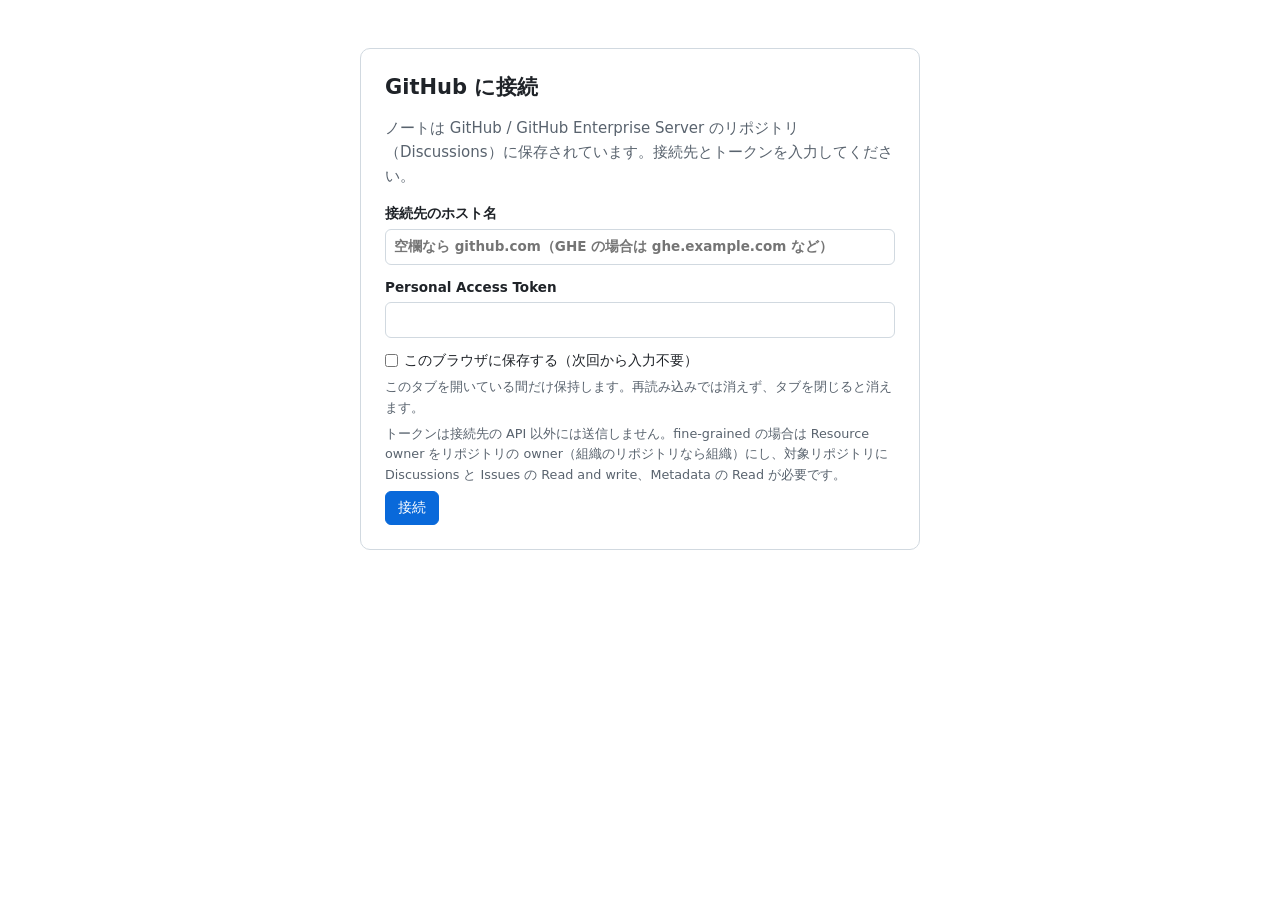
<file: index.html>
<!doctype html>
<html lang="ja">
  <head>
    <meta http-equiv="Content-Security-Policy" content="default-src 'self'; script-src 'self'; style-src 'self'; img-src 'self' data: https:; connect-src 'self' https:; font-src 'self'; object-src 'none'; base-uri 'none'; form-action 'none'; frame-src 'none'" />
    <meta charset="UTF-8" />
    <meta name="viewport" content="width=device-width, initial-scale=1.0" />
    <meta name="referrer" content="no-referrer" />
    <title>Idea Outliner</title>
    <script type="module" crossorigin src="./assets/main-Dv0P7R83.js"></script>
    <link rel="modulepreload" crossorigin href="./assets/jsxRuntime-Bh5xxLey.js">
    <link rel="stylesheet" crossorigin href="./assets/main-95ApyPac.css">
  </head>
  <body>
    <div id="app"></div>
  </body>
</html>
</file>
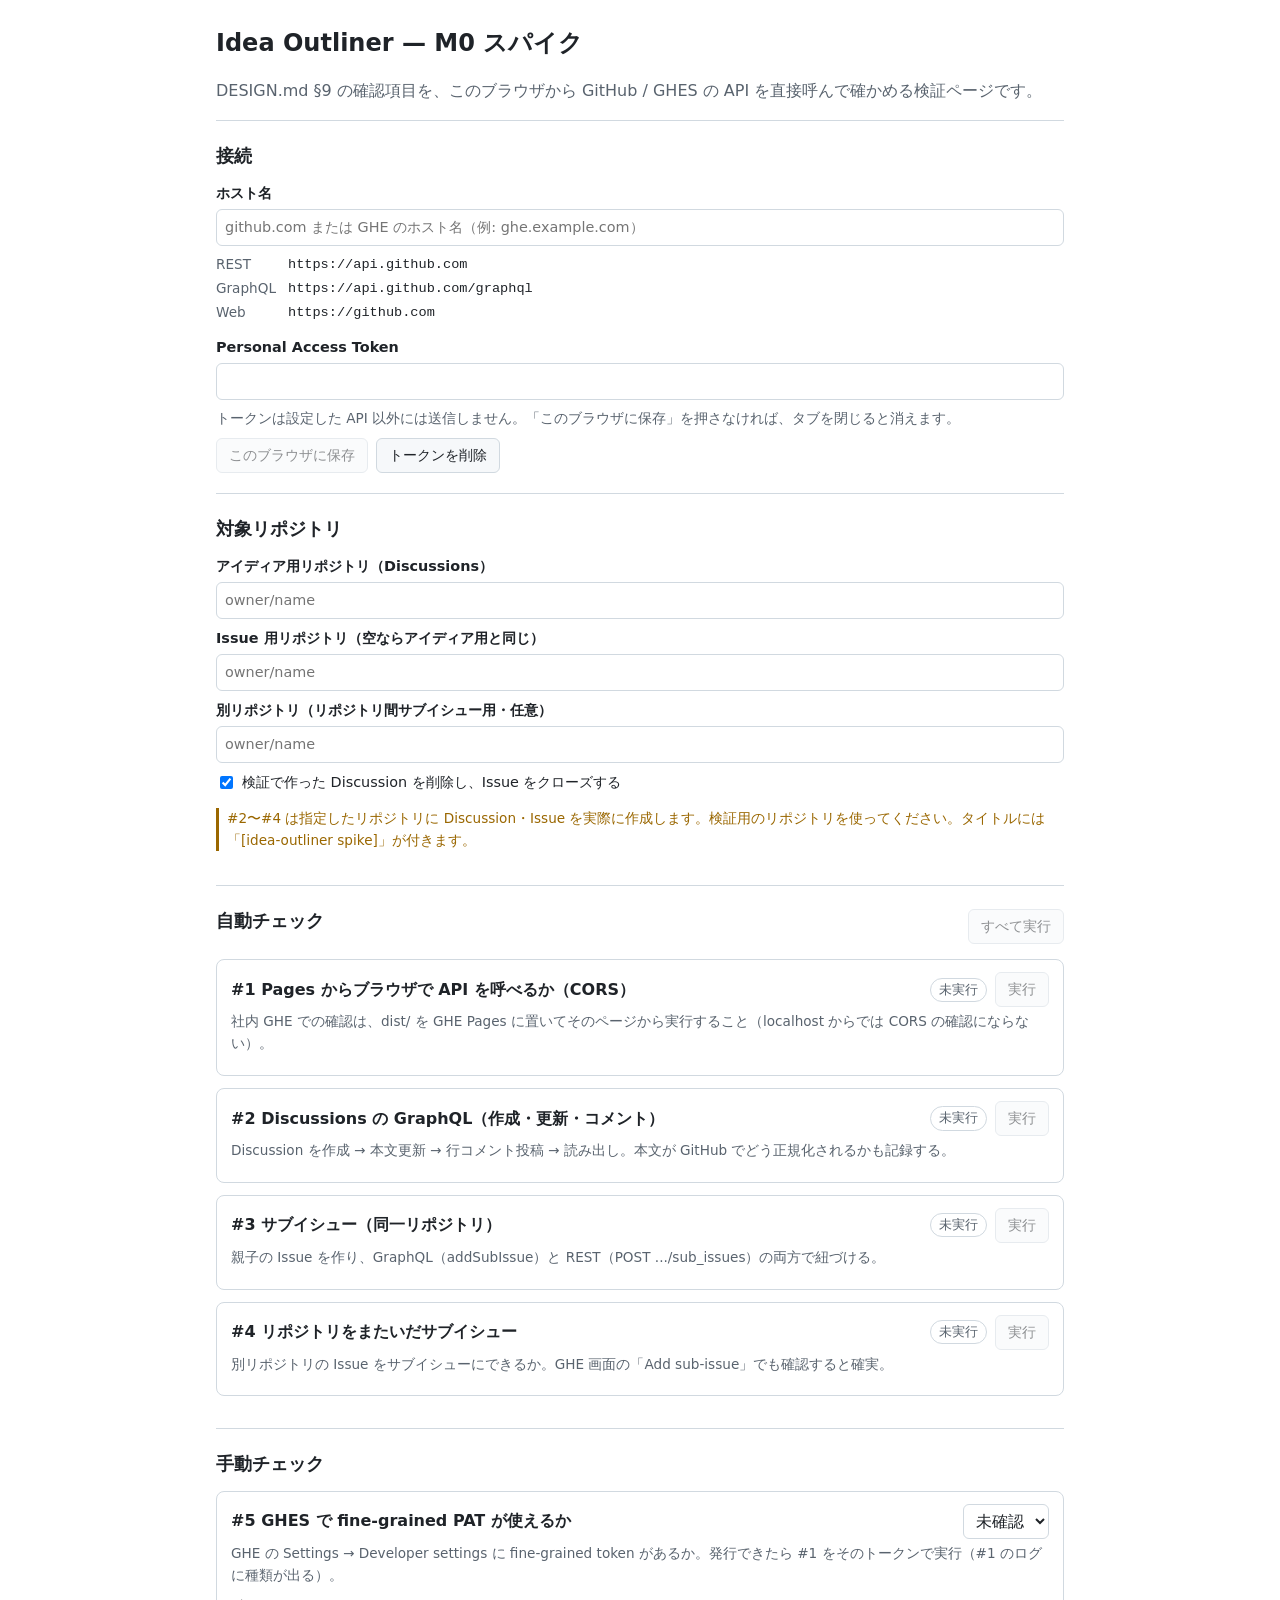
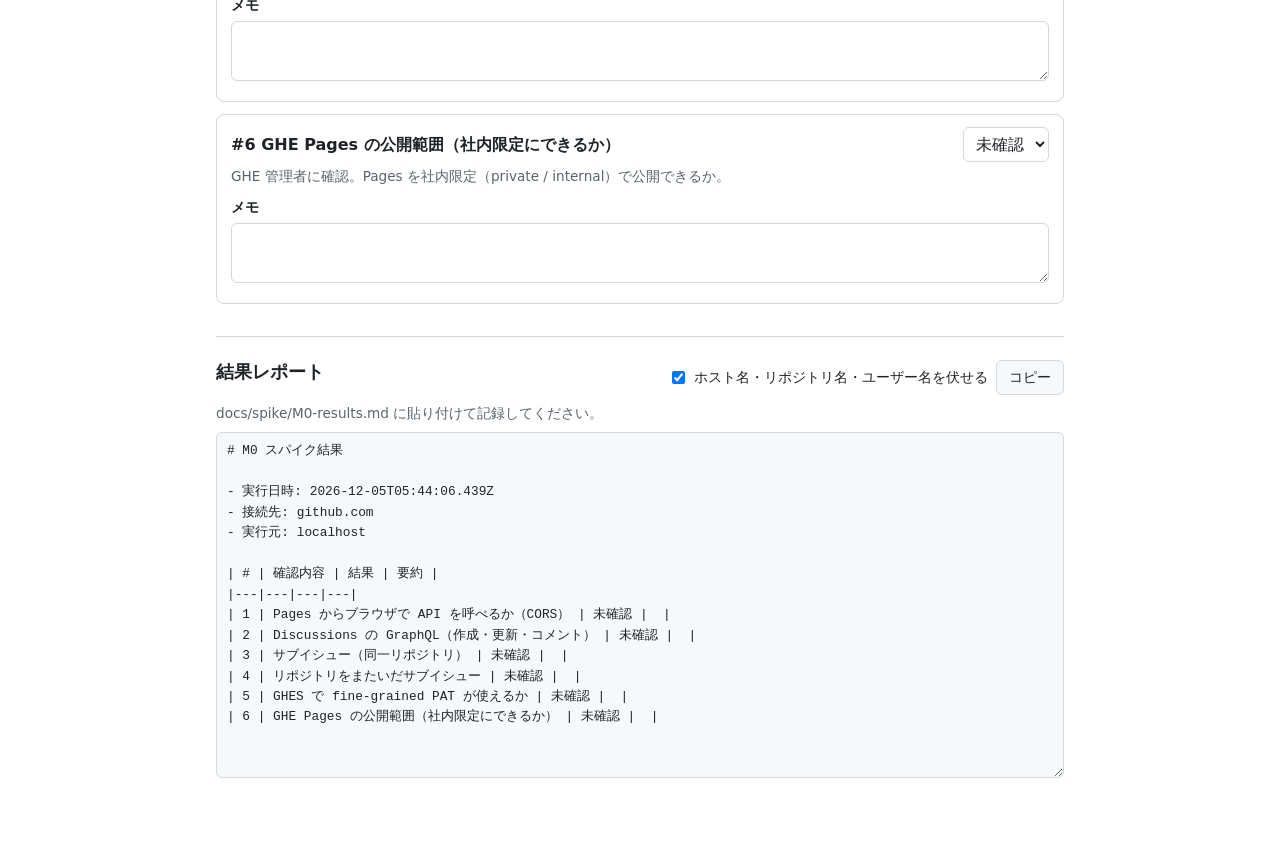
<file: spike.html>
<!doctype html>
<html lang="ja">
  <head>
    <meta http-equiv="Content-Security-Policy" content="default-src 'self'; script-src 'self'; style-src 'self'; img-src 'self' data: https:; connect-src 'self' https:; font-src 'self'; object-src 'none'; base-uri 'none'; form-action 'none'; frame-src 'none'" />
    <meta charset="UTF-8" />
    <meta name="viewport" content="width=device-width, initial-scale=1.0" />
    <meta name="referrer" content="no-referrer" />
    <title>Idea Outliner — M0 スパイク</title>
    <script type="module" crossorigin src="./assets/spike-CzZ89JWb.js"></script>
    <link rel="modulepreload" crossorigin href="./assets/jsxRuntime-Bh5xxLey.js">
    <link rel="stylesheet" crossorigin href="./assets/spike-Dj_dWUlQ.css">
  </head>
  <body>
    <div id="app"></div>
  </body>
</html>
</file>
<file: assets/main-95ApyPac.css>
:root{--bg:#fff;--fg:#1f2328;--muted:#59636e;--border:#d1d9e0;--surface:#f6f8fa;--hover:#eff2f5;--accent:#0969da;--accent-fg:#fff;--open:#1a7f37;--closed:#8250df;--not-planned:#59636e;--unknown:#9a6700;--error:#cf222e;--indent:22px;--lightningcss-light:initial;--lightningcss-dark: ;color-scheme:light dark;font-family:system-ui,-apple-system,Segoe UI,Hiragino Sans,Noto Sans JP,sans-serif;font-size:15px;line-height:1.6}@media (prefers-color-scheme:dark){:root{--lightningcss-light: ;--lightningcss-dark:initial;--bg:#0d1117;--fg:#e6edf3;--muted:#9198a1;--border:#3d444d;--surface:#151b23;--hover:#1c232c;--accent:#4493f8;--accent-fg:#fff;--open:#3fb950;--closed:#ab7df8;--not-planned:#9198a1;--unknown:#d29922;--error:#f85149}}*{box-sizing:border-box}html,body{height:100%}body{background:var(--bg);color:var(--fg);margin:0}#app{height:100%}a{color:var(--accent);text-decoration:none}a:hover{text-decoration:underline}h1{margin:0 0 6px;font-size:1.4rem;line-height:1.35}h2{margin:20px 0 8px;font-size:1rem}.muted{color:var(--muted)}.help{color:var(--muted);margin:6px 0;font-size:.85rem}.error{color:var(--error);font-size:.9rem}.mono{font-family:ui-monospace,SFMono-Regular,Menlo,monospace;font-size:.9em}.small-text{font-size:.8rem}.pad{padding:12px 16px}.grow{flex:1;min-width:0}.row{flex-wrap:wrap;align-items:center;gap:8px;display:flex}.between{justify-content:space-between}label{margin:12px 0 4px;font-size:.9rem;font-weight:600;display:block}input[type=text],input[type=password],input[type=search],select{font:inherit;color:var(--fg);background:var(--bg);border:1px solid var(--border);border-radius:6px;padding:6px 8px;font-size:.9rem}label input{width:100%;margin-top:4px;font-weight:400;display:block}button,a.button{font:inherit;color:var(--fg);background:var(--surface);border:1px solid var(--border);cursor:pointer;white-space:nowrap;border-radius:6px;padding:5px 12px;font-size:.9rem;display:inline-block}a.button:hover{background:var(--hover);text-decoration:none}button:hover:not(:disabled){background:var(--hover)}button:disabled{opacity:.5;cursor:not-allowed}button.primary{background:var(--accent);color:var(--accent-fg);border-color:var(--accent)}button.small,a.button.small{padding:2px 10px;font-size:.8rem}.plain-list{margin:0;padding:0;list-style:none}.plain-list>li{padding:3px 0}.center-page{justify-content:center;align-items:flex-start;min-height:100%;padding:48px 16px;display:flex}.panel{border:1px solid var(--border);border-radius:10px;width:100%;max-width:560px;padding:24px}.app-shell{flex-direction:column;height:100%;display:flex}.topbar{border-bottom:1px solid var(--border);background:var(--surface);flex-wrap:wrap;align-items:center;gap:10px;padding:8px 16px;display:flex}.brand{color:var(--fg);font-weight:700}.workspace-name{text-overflow:ellipsis;white-space:nowrap;max-width:40vw;overflow:hidden}.workspace-body{flex:1;grid-template-columns:260px minmax(0,1fr);min-height:0;display:grid}.sidebar{border-right:1px solid var(--border);min-height:0;overflow-y:auto}.note-list{padding:8px 0 24px}.note-list .filter{width:calc(100% - 24px);margin:4px 12px 8px;display:block}.category{color:var(--muted);margin:14px 16px 4px;font-size:.75rem;font-weight:600}.note-link{color:var(--fg);justify-content:space-between;gap:8px;padding:4px 16px;display:flex}.note-link:hover{background:var(--hover);text-decoration:none}.note-link.active{background:var(--hover);box-shadow:inset 3px 0 0 var(--accent);font-weight:600}.note-title{text-overflow:ellipsis;white-space:nowrap;overflow:hidden}.note-date{color:var(--muted);flex-shrink:0;padding-top:2px;font-size:.75rem}.content{min-height:0;overflow-y:auto}.note-layout{grid-template-columns:minmax(0,1fr) 300px;min-height:100%;display:grid}.note-main{min-width:0;padding:20px 28px 64px}.note-side{border-left:1px solid var(--border);padding:4px 16px 24px;font-size:.9rem}.note-side h2{font-size:.85rem}.note-header{margin-bottom:16px}.note-meta{color:var(--muted);gap:14px;margin-bottom:8px;font-size:.8rem}.outline-row{padding-left:calc(var(--depth) * var(--indent))}.outline-line{border-radius:4px;align-items:flex-start;gap:6px;padding:2px 4px;display:flex}.outline-line:hover{background:var(--hover)}.toggle,.bullet{flex-shrink:0;width:18px;height:18px;margin-top:3px;position:relative}.bullet:before{content:"";background:var(--muted);border-radius:50%;width:6px;height:6px;position:absolute;top:6px;left:6px}.toggle{background:0 0;border:none;border-radius:4px;padding:0}.toggle:before{content:"";border-left:5px solid #0000;border-right:5px solid #0000;border-top:6px solid var(--fg);position:absolute;top:6px;left:5px}.toggle.is-collapsed:before{border-top:5px solid #0000;border-bottom:5px solid #0000;border-left:6px solid var(--fg);border-right:none;top:4px;left:7px}.toggle.is-collapsed:after{content:"";background:var(--border);opacity:.5;z-index:-1;border-radius:50%;position:absolute;inset:1px}.outline-line input[type=checkbox]{flex-shrink:0;margin:5px 2px 0 0}.outline-text{overflow-wrap:anywhere;min-width:0}.outline-row.done>.outline-line .outline-text{color:var(--muted);text-decoration:line-through;-webkit-text-decoration-color:var(--border);text-decoration-color:var(--border)}.outline-row.done>.outline-line .outline-text .chip{text-decoration:none}.outline-cont{color:var(--fg);margin:0 0 4px 28px;font-size:.95em}.memo{margin:12px 0}.markdown>:first-child{margin-top:0}.markdown>:last-child{margin-bottom:0}.markdown p{margin:6px 0}.markdown h1,.markdown h2,.markdown h3{margin:16px 0 6px}.markdown blockquote{border-left:3px solid var(--border);color:var(--muted);margin:6px 0;padding-left:12px}.markdown img{max-width:100%}code{background:var(--surface);border:1px solid var(--border);border-radius:4px;padding:0 4px;font-family:ui-monospace,SFMono-Regular,Menlo,monospace;font-size:.85em}pre{background:var(--surface);border:1px solid var(--border);border-radius:6px;padding:8px 12px;overflow-x:auto}pre code{background:0 0;border:none;padding:0}.chip{white-space:nowrap;vertical-align:1px;border:1px solid;border-radius:999px;align-items:center;gap:4px;padding:0 7px;font-family:ui-monospace,SFMono-Regular,Menlo,monospace;font-size:.8em;display:inline-flex}.chip:before{content:"";background:currentColor;border-radius:50%;width:7px;height:7px}.chip:hover{filter:brightness(1.1);text-decoration:none}.chip-open{color:var(--open)}.chip-closed,.chip-merged{color:var(--closed)}.chip-not_planned{color:var(--not-planned)}.chip-unknown{color:var(--unknown)}.chip-unknown:before{background:0 0;border:1px solid}.chip-loading{color:var(--muted)}.chip-loading:before{background:0 0;border:1px dashed}.issue-list li{border-bottom:1px solid var(--border);flex-direction:column;gap:2px;padding:6px 0;display:flex}.issue-list .chip{align-self:flex-start}.issue-title{overflow-wrap:anywhere;font-size:.85rem}.outline-text.editable,.outline-text.is-empty{cursor:text;flex:1;min-height:1.6em}.outline-text.is-empty{color:var(--muted)}.outline-input{min-width:0;font:inherit;color:var(--fg);resize:none;line-height:inherit;background:0 0;border:none;outline:none;flex:1;margin:0;padding:0;display:block;overflow:hidden}.outline-line:has(.outline-input){background:var(--hover);box-shadow:inset 0 0 0 1px var(--accent)}.line-actions{z-index:2;background:var(--bg);margin-bottom:4px;padding:4px 0;position:sticky;top:0}.line-actions[hidden]{display:none}button.danger{color:var(--error)}.add-line{margin-top:12px}.save-status{color:var(--muted);font-size:.8rem}.save-dirty{color:var(--unknown)}.save-error,.save-conflict{color:var(--error)}.new-note{width:calc(100% - 24px);margin:4px 12px 8px;display:block}.modal-backdrop>[role=dialog]:not(.modal){width:100%;max-width:560px}.modal-backdrop{z-index:10;background:#00000080;justify-content:center;align-items:flex-start;padding:48px 16px;display:flex;position:fixed;inset:0;overflow-y:auto}.modal{background:var(--bg);border:1px solid var(--border);border-radius:10px;width:100%;max-width:560px;padding:20px 24px}.modal h2{margin-top:0;font-size:1.1rem}select.block{width:100%;margin-top:4px;font-weight:400;display:block}.conflict{border:1px solid var(--border);border-radius:6px;min-width:0;margin:12px 0;padding:8px 12px}.conflict legend{color:var(--muted);overflow-wrap:anywhere;padding:0 4px;font-size:.85rem}.choice{cursor:pointer;align-items:flex-start;gap:8px;margin:6px 0;font-weight:400;display:flex}.choice input{flex-shrink:0;margin-top:5px}.choice-label{color:var(--muted);font-size:.8rem;display:block}.choice-text{overflow-wrap:anywhere;display:block}.row-actions{flex-shrink:0;gap:4px;margin-left:auto;display:flex}.promote,.comment-button{visibility:hidden}.comment-button.has-comments{visibility:visible;color:var(--accent)}.outline-line:hover .promote,.outline-line:hover .comment-button,.promote:focus-visible,.comment-button:focus-visible{visibility:visible}@media (hover:none){.promote,.comment-button{visibility:visible}}.notice{background:var(--surface);border:1px solid var(--border);border-radius:6px;flex-wrap:nowrap;margin:8px 0;padding:6px 10px;font-size:.85rem}.labels{border:1px solid var(--border);border-radius:6px;min-width:0;max-height:160px;margin:12px 0;padding:4px 12px 8px;overflow-y:auto}.labels legend{padding:0 4px;font-size:.85rem;font-weight:600}.label-choice{align-items:center;gap:4px;margin:2px 12px 2px 0;font-weight:400;display:inline-flex}.preview-label{margin:12px 0 4px;font-size:.9rem;font-weight:600}.body-preview{white-space:pre-wrap;overflow-wrap:anywhere;max-height:160px;margin:0 0 12px;font-size:.8rem;overflow:auto}.outline-row.selected>.outline-line{box-shadow:inset 3px 0 0 var(--accent);background:var(--hover)}.line-quote{border-left:3px solid var(--border);color:var(--muted);overflow-wrap:anywhere;margin:4px 0 10px;padding-left:10px}.group-heading{color:var(--muted);margin:14px 0 4px;font-size:.8rem}.thread-link{text-align:left;white-space:normal;background:0 0;border:none;justify-content:space-between;gap:8px;width:100%;padding:4px 6px;display:flex}.thread-title{overflow-wrap:anywhere;min-width:0}.thread-count{color:var(--accent);flex-shrink:0}.comment-list>li{border-bottom:1px solid var(--border);padding:8px 0}.comment-meta{color:var(--muted);justify-content:space-between;gap:8px;margin-bottom:2px;font-size:.75rem;display:flex}.comment-author{color:var(--fg);overflow-wrap:anywhere;font-weight:600}.comment .markdown{overflow-wrap:anywhere;font-size:.9rem}.reply-list{border-left:2px solid var(--border);margin:6px 0 0 10px;padding-left:10px}.comment-form{margin-top:10px}.comment-form textarea{width:100%;font:inherit;color:var(--fg);background:var(--bg);border:1px solid var(--border);resize:vertical;border-radius:6px;padding:6px 8px;font-size:.9rem;display:block}.check-row{align-items:center;gap:6px;font-weight:400;display:flex}.check-row input{width:auto;margin:0;display:inline}@media (width<=1000px){.note-layout{grid-template-columns:minmax(0,1fr)}.note-side{border-left:none;border-top:1px solid var(--border);padding:4px 28px 24px}}@media (width<=700px){:root{--indent:16px}.workspace-body{grid-template-rows:auto minmax(0,1fr);grid-template-columns:minmax(0,1fr)}.sidebar{border-right:none;border-bottom:1px solid var(--border);max-height:32vh}.note-main{padding:16px 16px 48px}.note-side{padding:4px 16px 24px}.workspace-name{max-width:50vw}}
</file>
<file: assets/spike-Dj_dWUlQ.css>
:root{--bg:#fff;--fg:#1f2328;--muted:#59636e;--border:#d1d9e0;--surface:#f6f8fa;--accent:#0969da;--ok:#1a7f37;--warn:#9a6700;--ng:#cf222e;--lightningcss-light:initial;--lightningcss-dark: ;color-scheme:light dark;font-family:system-ui,-apple-system,Segoe UI,Hiragino Sans,Noto Sans JP,sans-serif;line-height:1.6}@media (prefers-color-scheme:dark){:root{--lightningcss-light: ;--lightningcss-dark:initial;--bg:#0d1117;--fg:#e6edf3;--muted:#9198a1;--border:#3d444d;--surface:#151b23;--accent:#4493f8;--ok:#3fb950;--warn:#d29922;--ng:#f85149}}*{box-sizing:border-box}body{background:var(--bg);color:var(--fg);margin:0}main{max-width:880px;margin:0 auto;padding:24px 16px 64px}h1{margin:0 0 4px;font-size:1.5rem}h2{margin:0 0 12px;font-size:1.15rem}h3{margin:0;font-size:1rem}section{border-top:1px solid var(--border);padding:20px 0}.lead,.help,.muted{color:var(--muted)}.help{margin:4px 0 8px;font-size:.85rem}label{margin:8px 0;font-size:.9rem;font-weight:600;display:block}label.check{align-items:center;gap:6px;font-weight:400;display:flex}input[type=text],input[type=password],textarea,select{width:100%;font:inherit;color:var(--fg);background:var(--bg);border:1px solid var(--border);border-radius:6px;margin-top:4px;padding:6px 8px;font-weight:400;display:block}select{width:auto;margin:0}button{font:inherit;color:var(--fg);background:var(--surface);border:1px solid var(--border);cursor:pointer;white-space:nowrap;border-radius:6px;padding:5px 12px;font-size:.9rem}button:disabled{opacity:.5;cursor:not-allowed}.row{flex-wrap:wrap;align-items:center;gap:8px;display:flex}.between{justify-content:space-between}.urls{grid-template-columns:max-content 1fr;gap:2px 12px;margin:4px 0 12px;font-size:.85rem;display:grid}.urls dt{color:var(--muted)}.urls dd{overflow-wrap:anywhere;margin:0;font-family:ui-monospace,SFMono-Regular,Menlo,monospace}.card{border:1px solid var(--border);border-radius:8px;margin:12px 0;padding:12px 14px}.summary{margin:4px 0;font-weight:600}.log,textarea.report{background:var(--surface);border:1px solid var(--border);white-space:pre-wrap;overflow-wrap:anywhere;border-radius:6px;margin:8px 0 0;padding:8px 10px;font-family:ui-monospace,SFMono-Regular,Menlo,monospace;font-size:.8rem}.badge{border:1px solid var(--border);color:var(--muted);border-radius:999px;padding:1px 8px;font-size:.8rem}.badge-ok{color:var(--ok);border-color:var(--ok)}.badge-warn{color:var(--warn);border-color:var(--warn)}.badge-ng{color:var(--ng);border-color:var(--ng)}.badge-running{color:var(--accent);border-color:var(--accent)}.error{color:var(--ng);font-size:.85rem;font-weight:400}.warning{color:var(--warn);border-left:3px solid var(--warn);padding-left:8px;font-size:.85rem}
</file>
